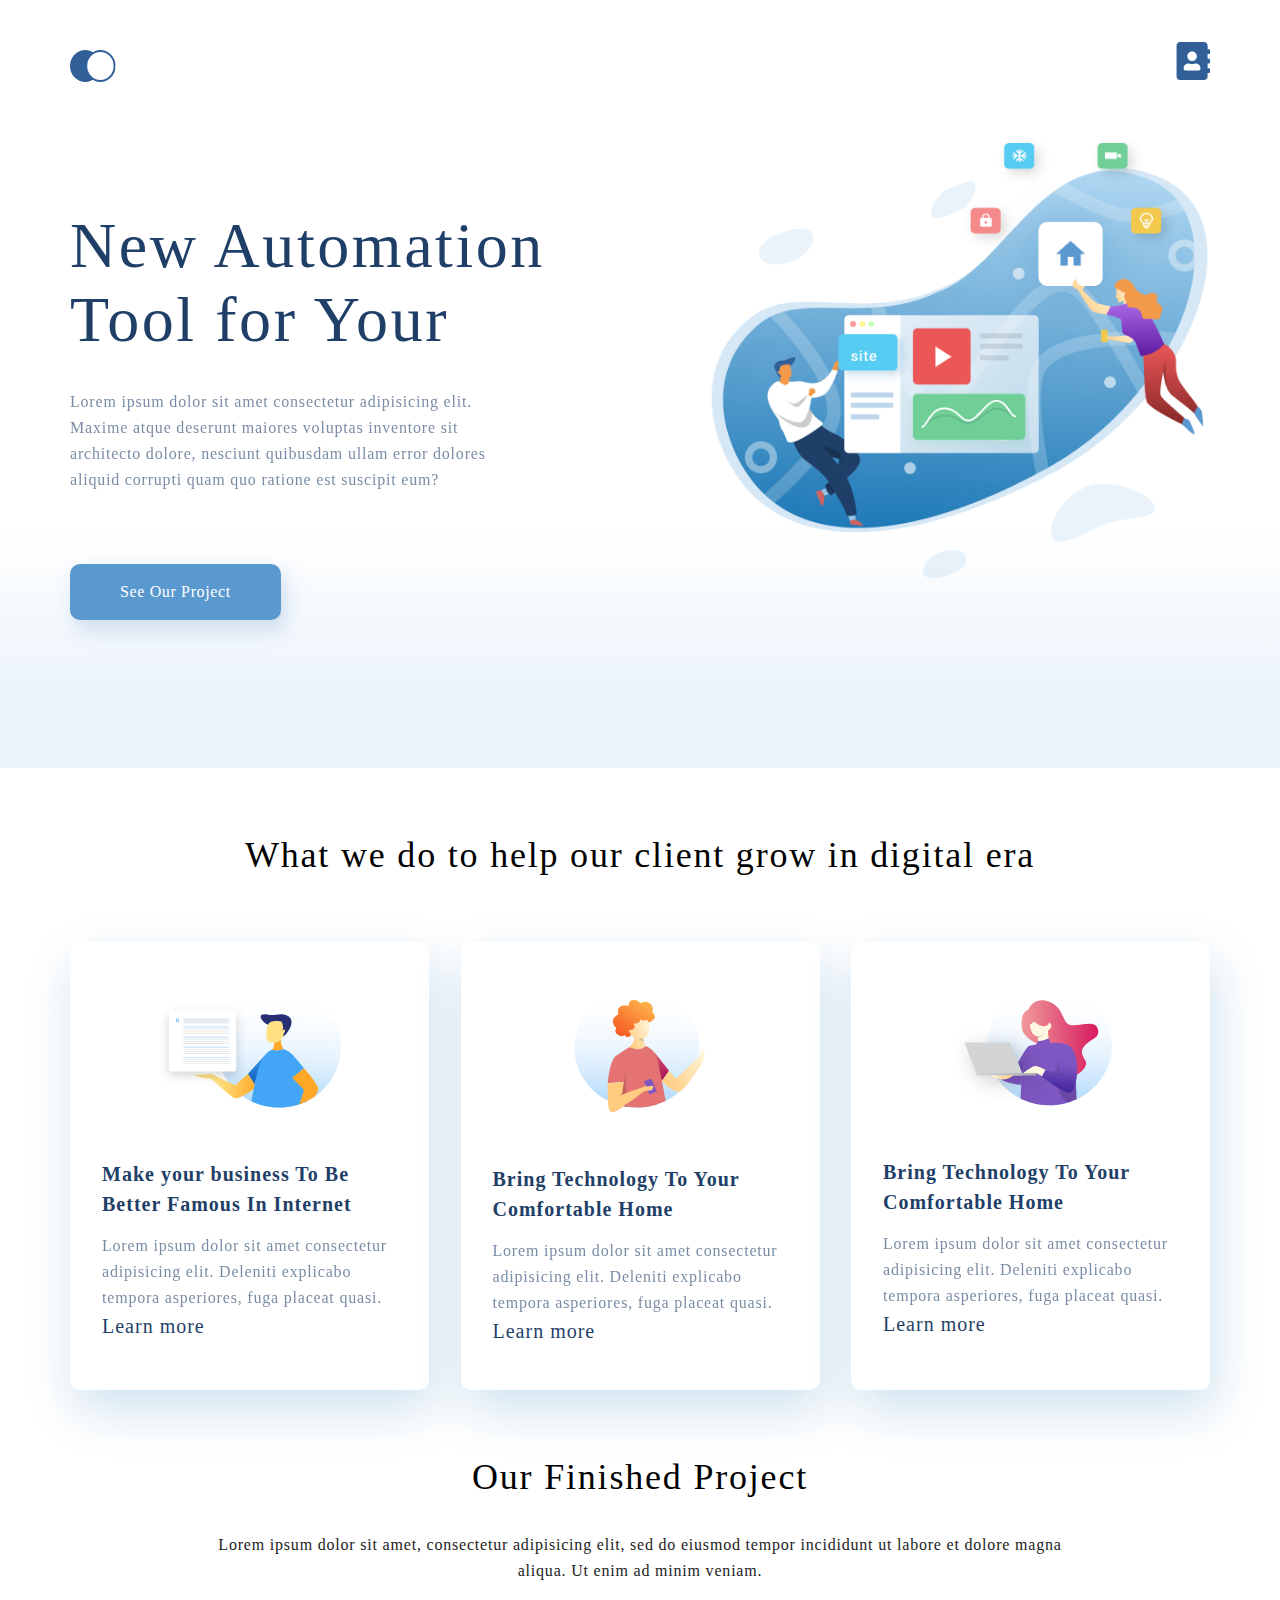
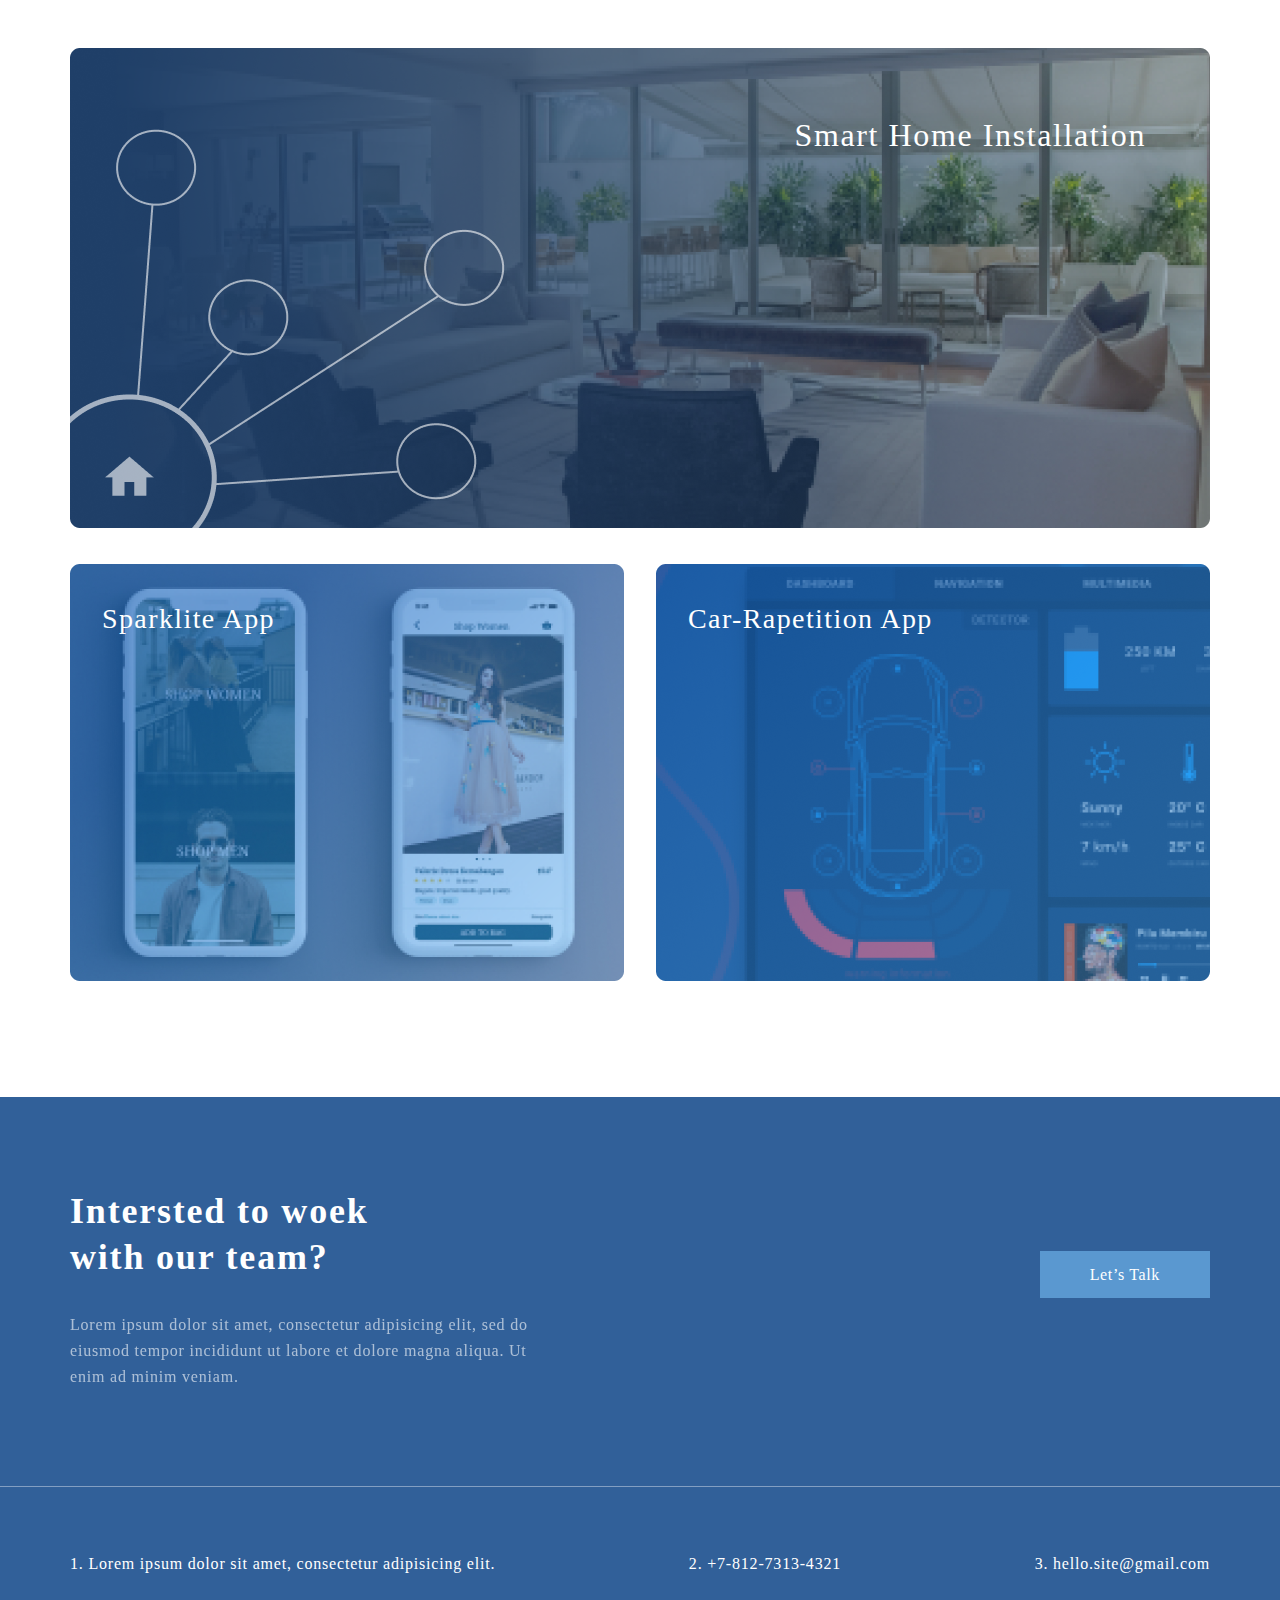
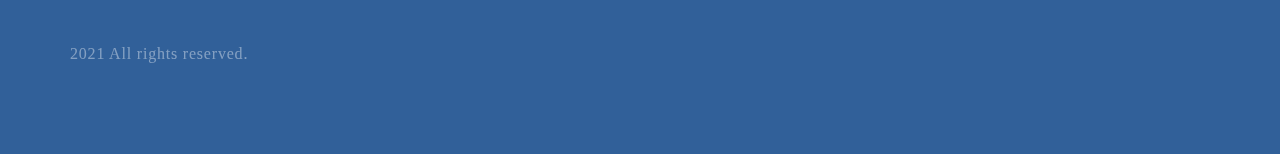
<file: index.html>
<!DOCTYPE html>
<html lang="en">

<head>
    <meta charset="UTF-8">
    <meta http-equiv="X-UA-Compatible" content="IE=edge">
    <meta name="viewport" content="width=device-width, initial-scale=1.0">
    <title>Главная страница</title>
    <link rel="stylesheet" href="style/style.css">
</head>

<body>
    <div class="top">
        <div class="container top_box">
            <ul class="header">
                <li><a href="index.html"><img src="img/logo.svg" alt="logo"></a></li>
                <li><a href="contacts.html"><img src="img/contacts.svg" alt="contacts"></a></li>
            </ul>
            <div class="top_info">
                <h1 class="top_heading">New Automation Tool for Your</h1>
                <p class="text top_text">Lorem ipsum dolor sit amet consectetur adipisicing elit. Maxime atque
                    deserunt
                    maiores voluptas
                    inventore sit
                    architecto dolore, nesciunt quibusdam ullam error dolores aliquid corrupti quam quo ratione est
                    suscipit eum?
                </p>
                <a href="#" class="top_button">See Our Project</a>
            </div>
        </div>
    </div>
    <div class="what-we-do container">
        <h3 class="heading">What we do to help our client grow in digital era</h3>
        <div class="card-box">
            <div class="card">
                <img class="card_img" src="img/card-1.svg" alt="card 1">
                <h4 class="heading-mini">Make your business To Be Better Famous In Internet</h4>
                <p class="text">Lorem ipsum dolor sit amet consectetur adipisicing elit. Deleniti explicabo tempora
                    asperiores,
                    fuga placeat
                    quasi.</p>
                <a class="card_link" href="#">Learn more</a>
            </div>
            <div class="card">
                <img class="card_img" src="img/card-2.svg" alt="card 2">
                <h4 class="heading-mini">Bring Technology To Your Comfortable Home</h4>
                <p class="text">Lorem ipsum dolor sit amet consectetur adipisicing elit. Deleniti explicabo tempora
                    asperiores,
                    fuga placeat
                    quasi.</p>
                <a class="card_link" href="#">Learn more</a>
            </div>
            <div class="card">
                <img class="card_img" src="img/card-3.svg" alt="card 3">
                <h4 class="heading-mini">Bring Technology To Your Comfortable Home</h4>
                <p class="text">Lorem ipsum dolor sit amet consectetur adipisicing elit. Deleniti explicabo tempora
                    asperiores,
                    fuga placeat
                    quasi.</p>
                <a class="card_link" href="#">Learn more</a>
            </div>
        </div>
    </div>
    <div class="project container">
        <h3 class="heading">Our Finished Project</h3>
        <p class="text text_project">Lorem ipsum dolor sit amet, consectetur adipisicing elit, sed do eiusmod tempor
            incididunt ut labore et dolore magna aliqua. Ut enim ad minim veniam.</p>
        <div class="project_item">
            <img class="project_img" src="img/project-1.png" alt="photo 1">
            <p class="project_text">Smart Home Installation</p>
        </div>
        <div class="project_parent">
            <div class="project_item project_item_margin">
                <img class="project_img" src="img/project-2.png" alt="photo 2">
                <p class="project_text_left">Sparklite App</p>
            </div>
            <div class="project_item">
                <img class="project_img" src="img/project-3.png" alt="photo 3">
                <p class="project_text_left">Car-Rapetition App</p>
            </div>
        </div>
    </div>
    <div class="footer">
        <div class="box_footer container">
            <div class="text_footer_block">
                <h3 class="heading_footer">Intersted to woek with our team?</h3>
                <p class="text_footer">Lorem ipsum dolor sit amet, consectetur adipisicing elit, sed do eiusmod tempor
                    incididunt ut labore et dolore magna aliqua. Ut enim ad minim veniam.
                </p>
            </div>
            <div class="footer_button_box">
                <a href="#" class="footer_button">Let’s Talk</a>
            </div>
        </div>
        <hr class="line">
        <div class="container box_copyright">

            <ul class="contact-list">
                <li>Lorem ipsum dolor sit amet, consectetur adipisicing elit.</li>
                <li>+7-812-7313-4321</li>
                <li>hello.site@gmail.com</li>
            </ul>
            <p class="copyright">2021 All rights reserved.</p>

        </div>
    </div>
</body>

</html>
</file>
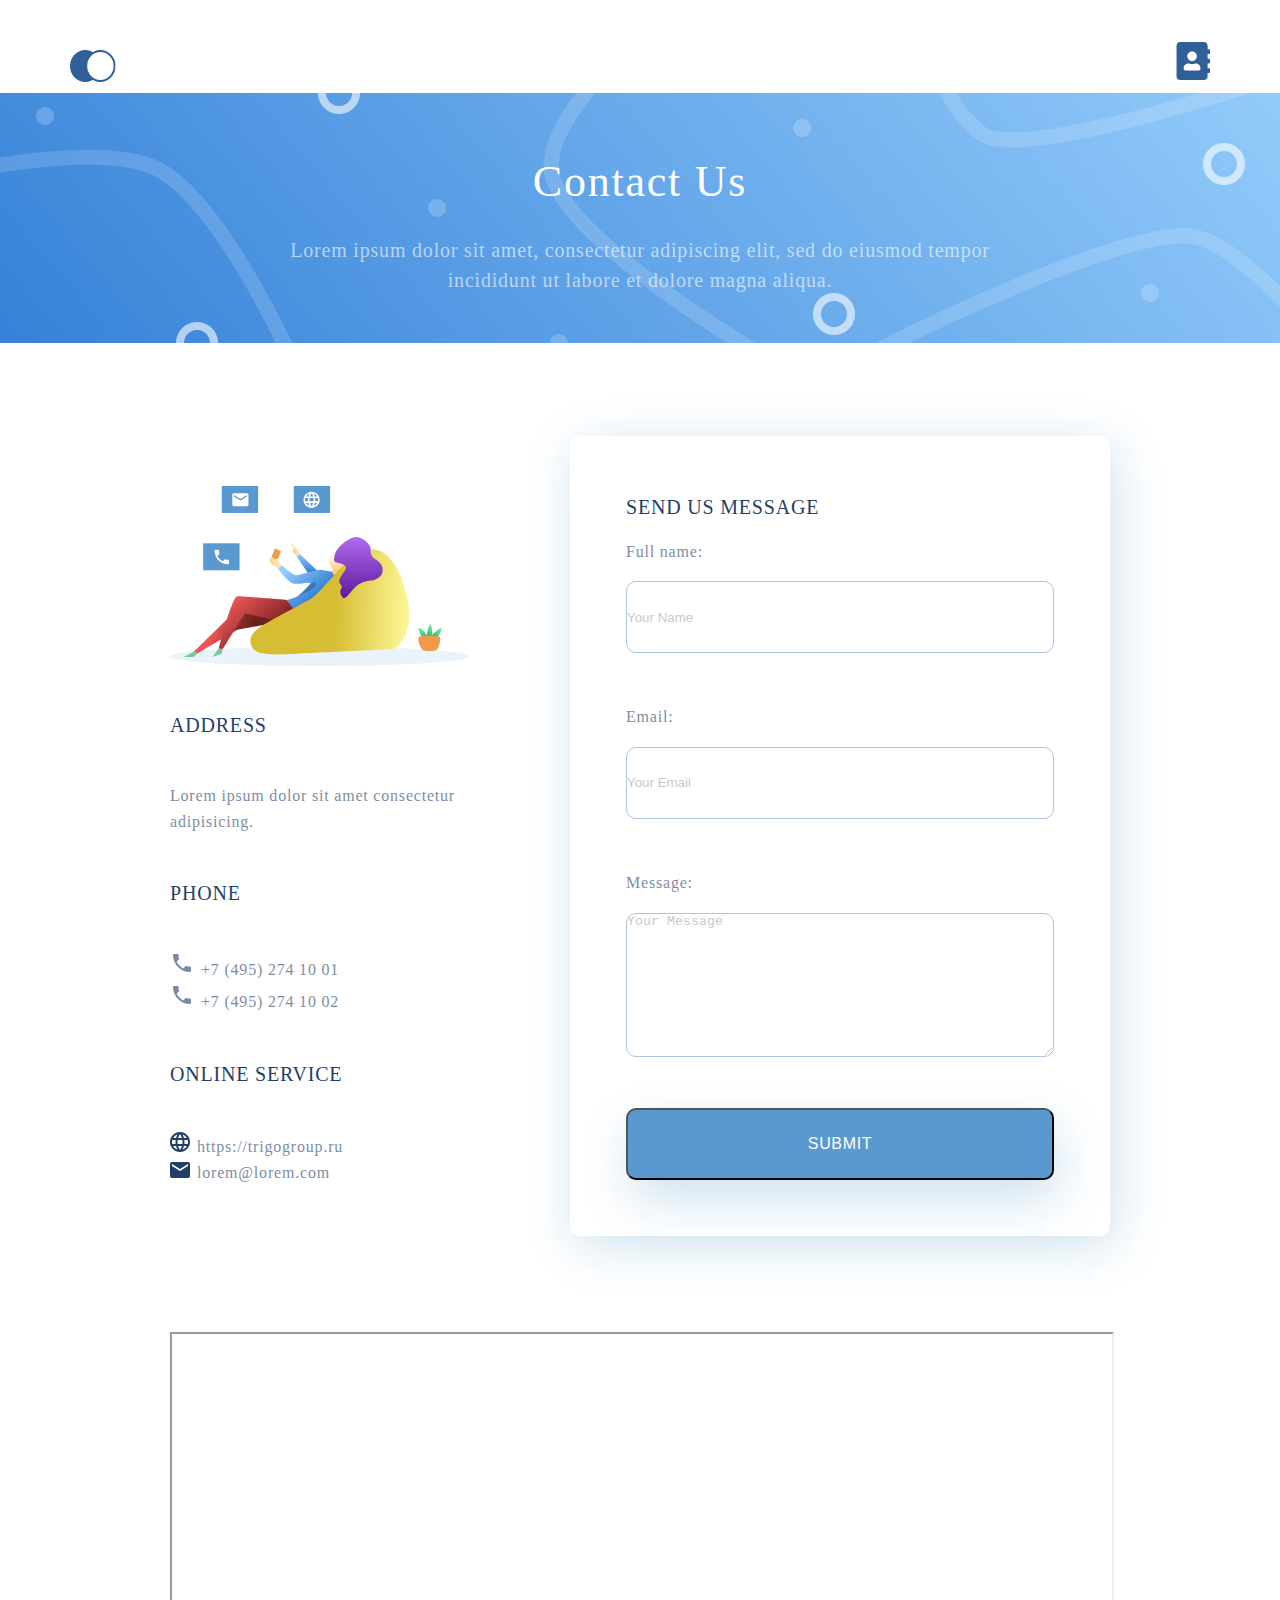
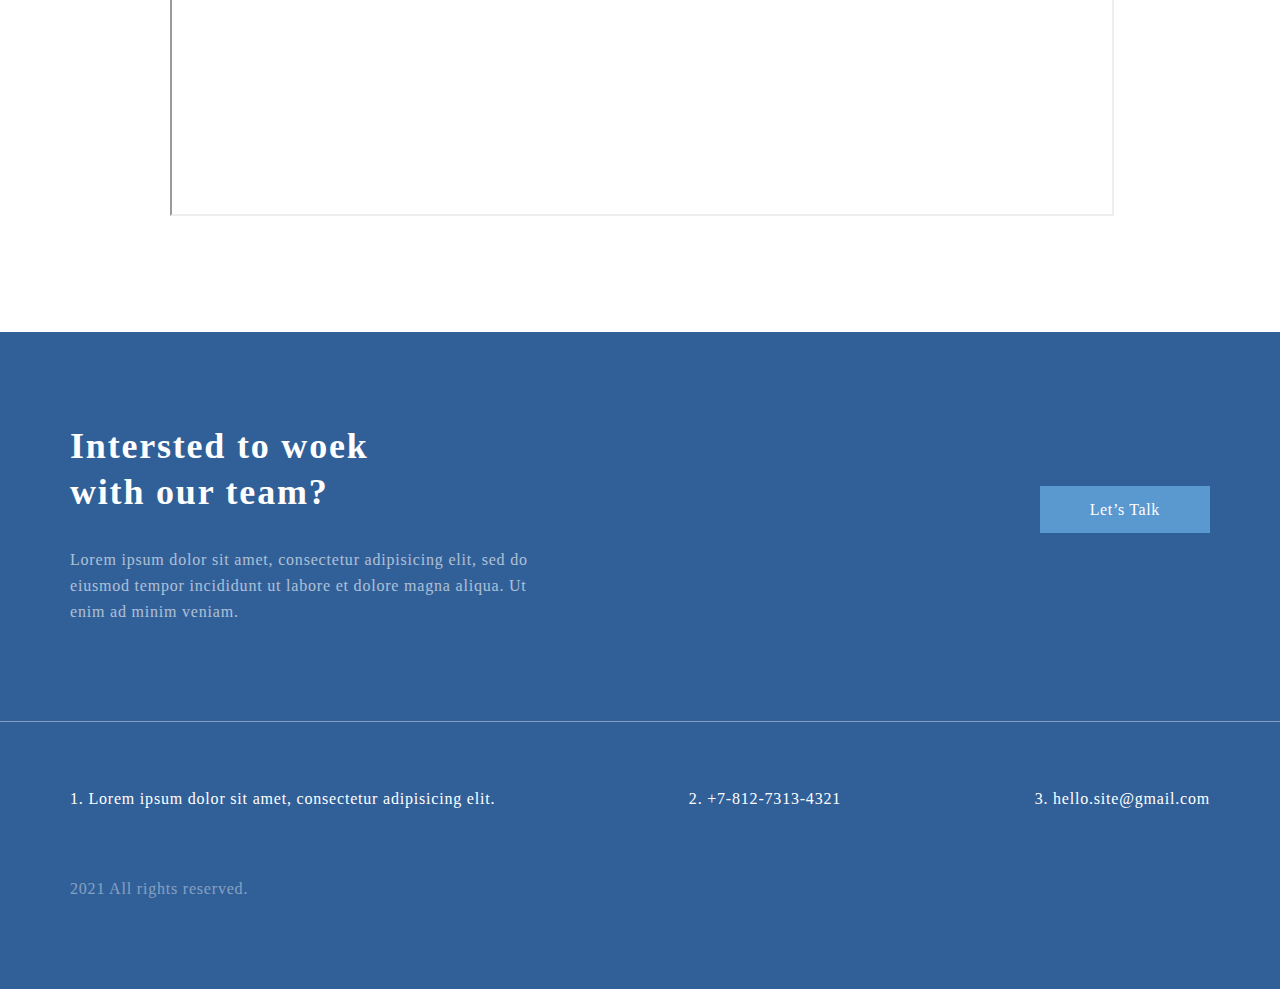
<file: contacts.html>
<!DOCTYPE html>
<html lang="en">

<head>
    <meta charset="UTF-8">
    <meta http-equiv="X-UA-Compatible" content="IE=edge">
    <meta name="viewport" content="width=device-width, initial-scale=1.0">
    <title>Contacts</title>
    <link rel="stylesheet" href="style/style.css">
</head>

<body>
    <div class="top_contact">
        <div class="container top_box">
            <ul class="header">
                <li><a href="index.html"><img src="img/logo.svg" alt="logo"></a></li>
                <li><a href="contacts.html"><img src="img/contacts.svg" alt="contacts"></a></li>
            </ul>
        </div>
        <div class="container_contact">
            <h2 class="headingtwo">Contact Us</h2>
            <p class="text_contact">Lorem ipsum dolor sit amet, consectetur adipiscing elit, sed do eiusmod tempor
                incididunt ut labore et dolore magna aliqua.</p>
        </div>
    </div>
    <div class="contact_space container_contact">
        <div class="contact_info">
            <img src="img/contact_img.svg" alt="logo">
            <h4 class="headingfour">ADDRESS</h4>
            <p class="text">Lorem ipsum dolor sit amet consectetur adipisicing.</p>
            <h4 class="headingfour">PHONE</h4>
            <ul class="phone text">
                <li>+7 (495) 274 10 01</li>
                <li>+7 (495) 274 10 02</li>
            </ul>

            <h4 class="headingfour">ONLINE SERVICE</h4>
            <ul class="service">
                <li><a class="link-contact text" href="https://trigogroup.ru">https://trigogroup.ru</a></li>
                <li class="email"><a class="link-contact text" href="lorem@lorem.com">lorem@lorem.com</a></li>
            </ul>
        </div>
        <form class="contact_form">
            <h4 class="headingfour form_heading">SEND US MESSAGE</h4>
            <p class="text">Full name:</p>
            <input class="inputclass" type="text" placeholder="Your Name"><br>
            <p class="text">Email: </p>
            <input class="inputclass" type="email" placeholder="Your Email"><br>
            <p class="text">Message:</p>
            <textarea class="inputclass textarea" placeholder="Your Message" cols="30" rows="5"></textarea><br>
            <button class="btn" type="submit">Submit</button>
        </form>

    </div>
    <div class="map container_contact">
        <iframe class="map_contact"
            src="https://yandex.ru/map-widget/v1/?um=constructor%3A3d528b3e23cc86c7e3f17e8619050ae6030ab4b692aea4c03173335c007c314b&amp;source=constructor"></iframe>
    </div>
    <div class="footer footer_contact">
        <div class="box_footer container">
            <div class="text_footer_block">
                <h3 class="heading_footer">Intersted to woek with our team?</h3>
                <p class="text_footer">Lorem ipsum dolor sit amet, consectetur adipisicing elit, sed do eiusmod
                    tempor
                    incididunt ut labore et dolore magna aliqua. Ut enim ad minim veniam.
                </p>
            </div>
            <div class="footer_button_box">
                <a href="#" class="footer_button">Let’s Talk</a>
            </div>
        </div>
        <hr class="line">
        <div class="container box_copyright">

            <ul class="contact-list">
                <li>Lorem ipsum dolor sit amet, consectetur adipisicing elit.</li>
                <li>+7-812-7313-4321</li>
                <li>hello.site@gmail.com</li>
            </ul>
            <p class="copyright">2021 All rights reserved.</p>

        </div>
    </div>
</body>

</html>
</file>
<file: style/style.css>
* {
  margin: 0;
  padding: 0;
}

.body {
  font-family: sans-serif;
}

.container {
  max-width: 1140px;
  margin: 0 auto;
}

.top_box {
  display: flex;
  flex-direction: column;
  height: 100%;
}

.top {
  min-height: 768px;
  background: linear-gradient(0deg, #EBF3FB 8.84%, rgba(152, 195, 232, 0) 31.12%);
}

.header {
  list-style-type: none;
  display: flex;
  justify-content: space-between;
  padding-top: 42px;
}

.top_button {
  font-size: 16px;
  line-height: 26px;
  text-align: center;
  letter-spacing: 0.04em;
  color: #FFFFFF;
  background: #5A98D0;
  box-shadow: 5px 10px 20px rgba(53, 110, 173, 0.2);
  border-radius: 10px;
  padding: 15px 50px;
  text-decoration: none;
  display: inline-block;
  margin-top: 71px;
}

.top_heading {
  width: 510px;
  font-size: 64px;
  color: #1F3F68;
  font-weight: 300;
  line-height: 74px;
  letter-spacing: 0.04em;
  margin-bottom: 32px;
}

.top_info {
  padding-top: 115px;
  flex-grow: 1;
  background-image: url(../img/top_back.png);
  background-repeat: no-repeat;
  background-position: right center;
  background-size: 44%;
}

.top_text {
  width: 425px;
}

.text {
  font-size: 16px;
  line-height: 26px;
  color: #1F3F68;
  letter-spacing: 0.05em;
  opacity: 0.6;
}

.text_project {
  width: 75%;
  margin: 32px auto 64px;
  color: #222222;
  opacity: 1;
  text-align: center;
}

.heading {
  font-size: 36px;
  text-align: center;
  font-weight: 300;
  line-height: 46px;
  letter-spacing: 0.05em;
  color: #000000;
}

.what-we-do {
  padding-top: 64px;
}

.card {
  width: 359px;
  padding: 44px 32px;
  box-sizing: border-box;
  box-shadow: 5px 20px 50px rgba(16, 112, 177, 0.2);
  border-radius: 10px;
  background-color: #FFFFFF;
  display: flex;
  flex-direction: column;
}

.card-box {
  padding-top: 64px;
  display: flex;
  justify-content: space-between;
  padding-bottom: 64px;
}

.card_img {
  align-self: center;
  margin-bottom: 51px;
}

.heading-mini {
  font-size: 20px;
  line-height: 30px;
  color: #1F3F68;
  letter-spacing: 0.05em;
  margin-bottom: 14px;
}

.card_link {
  font-size: 20px;
  line-height: 30px;
  letter-spacing: 0.05em;
  color: #1F3F68;
  text-decoration: none;
}

.project_img {
  width: 100%;
}

.project_item {
  position: relative;
  flex-grow: 1;
}

.project_item_margin {
  margin-right: 32px;
}

.project_text {
  font-size: 32px;
  line-height: 46px;
  text-align: right;
  letter-spacing: 0.05em;
  color: #FFFFFF;
  position: absolute;
  top: 64px;
  right: 64px;
}

.project_text_left {
  font-size: 28px;
  line-height: 46px;
  text-align: left;
  letter-spacing: 0.05em;
  color: #FFFFFF;
  position: absolute;
  top: 32px;
  left: 32px;
}

.project_parent {
  display: flex;
  justify-content: space-between;
  margin-top: 32px;
}

.footer {
  min-height: 657px;
  background-color: #316099;
  margin-top: 112px;
}

.heading_footer {
  font-size: 36px;
  line-height: 46px;
  letter-spacing: 0.05em;
  color: #FFFFFF;
  width: 340px;
}

.box_footer {
  display: flex;
  justify-content: space-between;
}

.text_footer_block {
  padding-top: 91px;
}

.text_footer {
  font-size: 16px;
  line-height: 26px;
  letter-spacing: 0.05em;
  color: #FFFFFF;
  opacity: 0.6;
  margin-top: 32px;
  width: 495px;
}

.footer_button {
  font-size: 16px;
  line-height: 26px;
  text-align: center;
  letter-spacing: 0.04em;
  color: #FFFFFF;
  background: #5A98D0;
  padding: 15px 50px;
  text-decoration: none;
}

.footer_button_box {
  margin-top: 165px;
}

.copyright {
  font-size: 16px;
  line-height: 26px;
  letter-spacing: 0.05em;
  color: #FFFFFF;
  opacity: 0.4;
}

.line {
  margin-top: 96px;
  border: none;
  border-top: 1px solid #FFFFFF;
  opacity: 0.4;
}

.contact-list {
  list-style-type: decimal;
  list-style-position: inside;
  display: flex;
  justify-content: space-between;
  font-size: 16px;
  line-height: 26px;
  letter-spacing: 0.05em;
  color: #FFFFFF;
  padding-top: 64px;
  padding-bottom: 64px;
}

.contact_space {
  display: flex;
  justify-content: space-between;
}

/* contacts*/
.container_contact {
  max-width: 940px;
  margin: 0 auto;
}

.top_contact {
  min-height: 436px;
  background-image: url(../img/contact_back.png);
  background-repeat: no-repeat;
  background-position: center;
  background-size: 1366px;
}

.headingtwo {
  padding-top: 51px;
  font-weight: 500;
  font-size: 44px;
  line-height: 74px;
  text-align: center;
  letter-spacing: 0.04em;
  color: #FFFFFF;
}

.headingfour {
  font-weight: 500;
  font-size: 20px;
  line-height: 30px;
  letter-spacing: 0.04em;
  color: #1F3F68;
}

.text_contact {
  font-size: 20px;
  line-height: 30px;
  text-align: center;
  letter-spacing: 0.04em;
  color: rgba(255, 255, 255, 0.6);
  padding-left: 80px;
  padding-right: 80px;
  padding-top: 16px;
}

.phone {
  list-style-image: url(../img/phone.svg);
  list-style-position: inside;
}

.service {
  list-style-image: url(../img/net.svg);
  list-style-position: inside;
}

.contact_info {
  max-width: 300px;
  box-sizing: border-box;
  padding-top: 50px;
  padding-bottom: 50px;
  display: flex;
  flex-direction: column;
  justify-content: space-between;
}

.link-contact {
  text-decoration: none;
}

.email {
  list-style-image: url(../img/email.svg);
}

.contact_form {
  box-sizing: border-box;
  display: flex;
  flex-direction: column;
  justify-content: space-between;
  padding: 56px;
  width: 540px;
  height: 800px;
  background: #FFFFFF;
  box-shadow: 5px 10px 50px rgba(16, 112, 177, 0.2);
  border-radius: 10px;
}

.inputclass {
  opacity: 0.4;
  border: 1px solid #356EAD;
  box-sizing: border-box;
  border-radius: 10px;
  height: 72px;
}

.textarea {
  height: 144px;
}

.btn {
  width: 100%;
  height: 72px;
  background: #5A98D0;
  box-shadow: 5px 20px 50px rgba(16, 112, 177, 0.2);
  border-radius: 10px;
  font-weight: 500;
  font-size: 16px;
  line-height: 26px;
  text-align: center;
  letter-spacing: 0.04em;
  color: #FFFFFF;
}

.map {
  margin-top: 96px;
}

.map_contact {
  width: 100%;
  height: 480px;
}

@media (max-width: 1024px) {
  .container {
    padding-left: 32px;
    padding-right: 32px;
  }

  .top_info {
    background-position: right 250px;
  }

  .text_contact {
    padding-left: 0;
    padding-right: 0;
  }

  .card-box {
    flex-direction: column;
    align-items: center;
  }

  .card {
    margin-bottom: 32px;
  }

  .footer {
    min-height: 644px;
    margin-top: 109px;
  }

  .box_footer {
    max-width: 520px;
    margin: 0 auto;
  }

  .text_footer {
    max-width: 336px;
  }

  .text_footer_block {
    padding-top: 47px;
    box-sizing: border-box;
  }

  .footer_button {
    padding: 10px 30px;
  }

  .line {
    margin-top: 64px;
  }

  .box_copyright {
    max-width: 520px;
    margin: 0 auto;
  }

  .contact-list {
    flex-direction: column;
  }

  /*contact*/
  .container_contact {
    padding-left: 124px;
    padding-right: 124px;
    height: 100%;
  }

  .contact_space {
    display: flex;
    flex-direction: column;
    align-items: center;
  }

  .contact_form {
    width: 520px;
    height: 780px;
    margin-top: 64px;
  }

  .map {
    padding-left: 0;
    padding-right: 0;
    margin-top: 64px;
  }

  .footer_contact {
    margin-top: 64px;
  }

  .form_heading {
    width: 50%;
  }

  .contact_info {
    min-height: 700px;
    padding: 0;
  }
}
@media (max-width: 667px) {
  .container {
    padding-left: 16px;
    padding-right: 16px;
  }

  .top {
    min-height: 376px;
    padding-bottom: 41px;
    box-sizing: border-box;
  }

  .header {
    padding-top: 24px;
  }

  .top_info {
    padding-top: 36px;
    background: none;
    display: flex;
    flex-direction: column;
    align-items: center;
  }

  .top_heading {
    width: 100%;
    font-size: 32px;
    line-height: 37px;
    margin-bottom: 12px;
    text-align: center;
  }

  .top_text {
    width: 100%;
    text-align: center;
  }

  .top_button {
    font-size: 12px;
    line-height: 26px;
    padding: 0 8px;
  }

  .heading {
    font-size: 24px;
    line-height: 20px;
  }

  .what-we-do {
    padding-top: 48px;
  }

  .card-box {
    padding-top: 32px;
  }

  .card {
    width: 100%;
  }

  .text_project {
    width: 100%;
  }

  .project_text {
    font-size: 16px;
    line-height: 19px;
    top: 16px;
    right: 16px;
  }

  .project_text_left {
    left: 16px;
  }

  .project_parent {
    flex-direction: column;
    margin-top: 16px;
  }

  .project_item_margin {
    margin: 0;
    margin-bottom: 16px;
  }

  .footer {
    min-height: 542px;
    margin-top: 64px;
  }

  .heading_footer {
    text-align: center;
    font-size: 24px;
    line-height: 28px;
  }

  .text_footer {
    text-align: center;
  }

  .footer_button_box {
    margin-top: 40px;
  }

  .box_footer {
    flex-direction: column;
    align-items: center;
  }

  .line {
    margin-top: 41px;
  }

  .box_copyright {
    max-width: 340px;
  }

  .contact-list {
    padding-top: 32px;
    padding-bottom: 32px;
  }

  .copyright {
    text-align: center;
    padding-bottom: 32px;
  }

  /*contact*/
  .headingtwo {
    font-weight: 500;
    font-size: 24px;
    line-height: 28px;
  }

  .text_contact {
    padding-top: 32px;
    font-size: 16px;
    line-height: 30px;
  }

  .container_contact {
    padding-left: 17px;
    padding-right: 17px;
  }

  .footer_contact {
    margin-top: 32px;
  }

  .contact_form {
    margin-top: 32px;
    width: 100%;
    min-height: 514px;
  }

  .map {
    margin-top: 32px;
  }
}
.inputclass {
  border: 1px solid #356EAD;
  box-sizing: border-box;
  border-radius: 10px;
  opacity: 0.4;
}

.btn {
  background: #5A98D0;
  box-shadow: 5px 20px 50px rgba(16, 112, 177, 0.2);
  border-radius: 10px;
  font-weight: 500;
  font-size: 16px;
  line-height: 26px;
  text-align: center;
  color: #FFFFFF;
  text-transform: uppercase;
}/*# sourceMappingURL=style.css.map */
</file>
